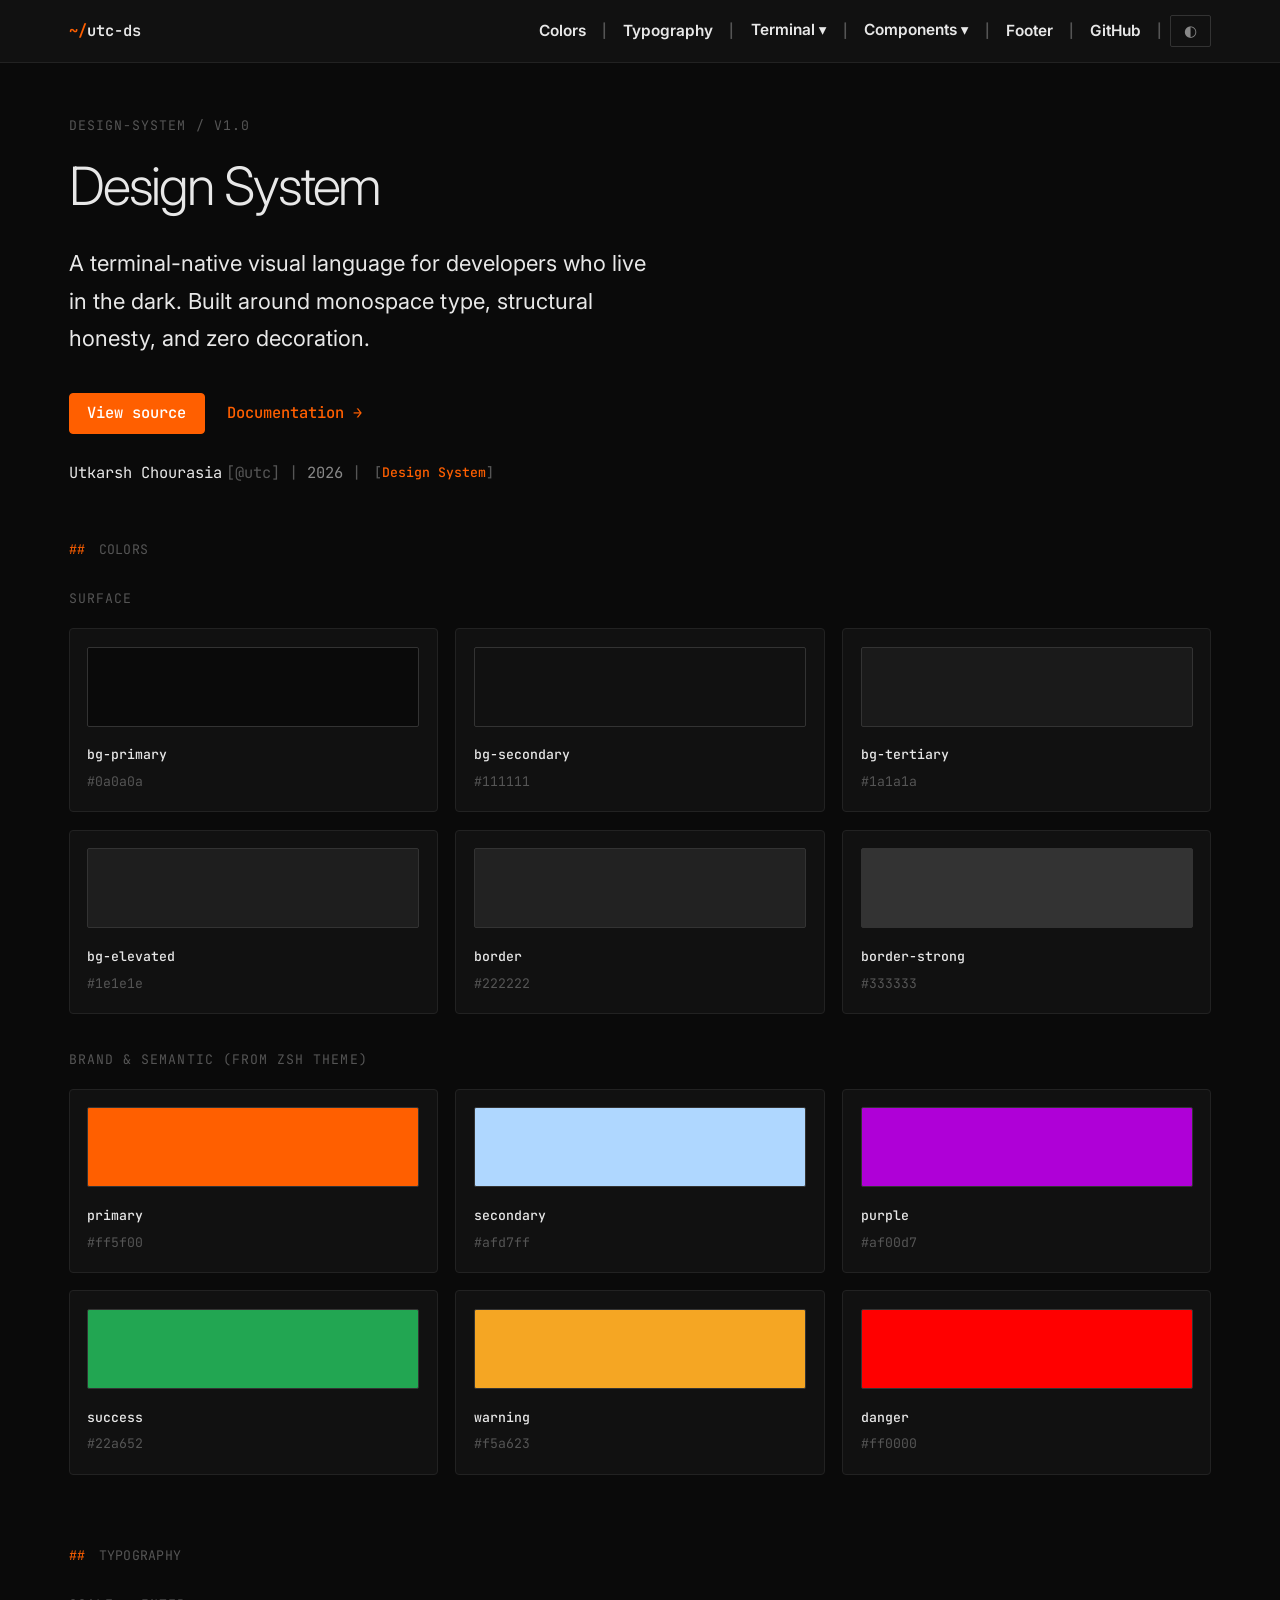
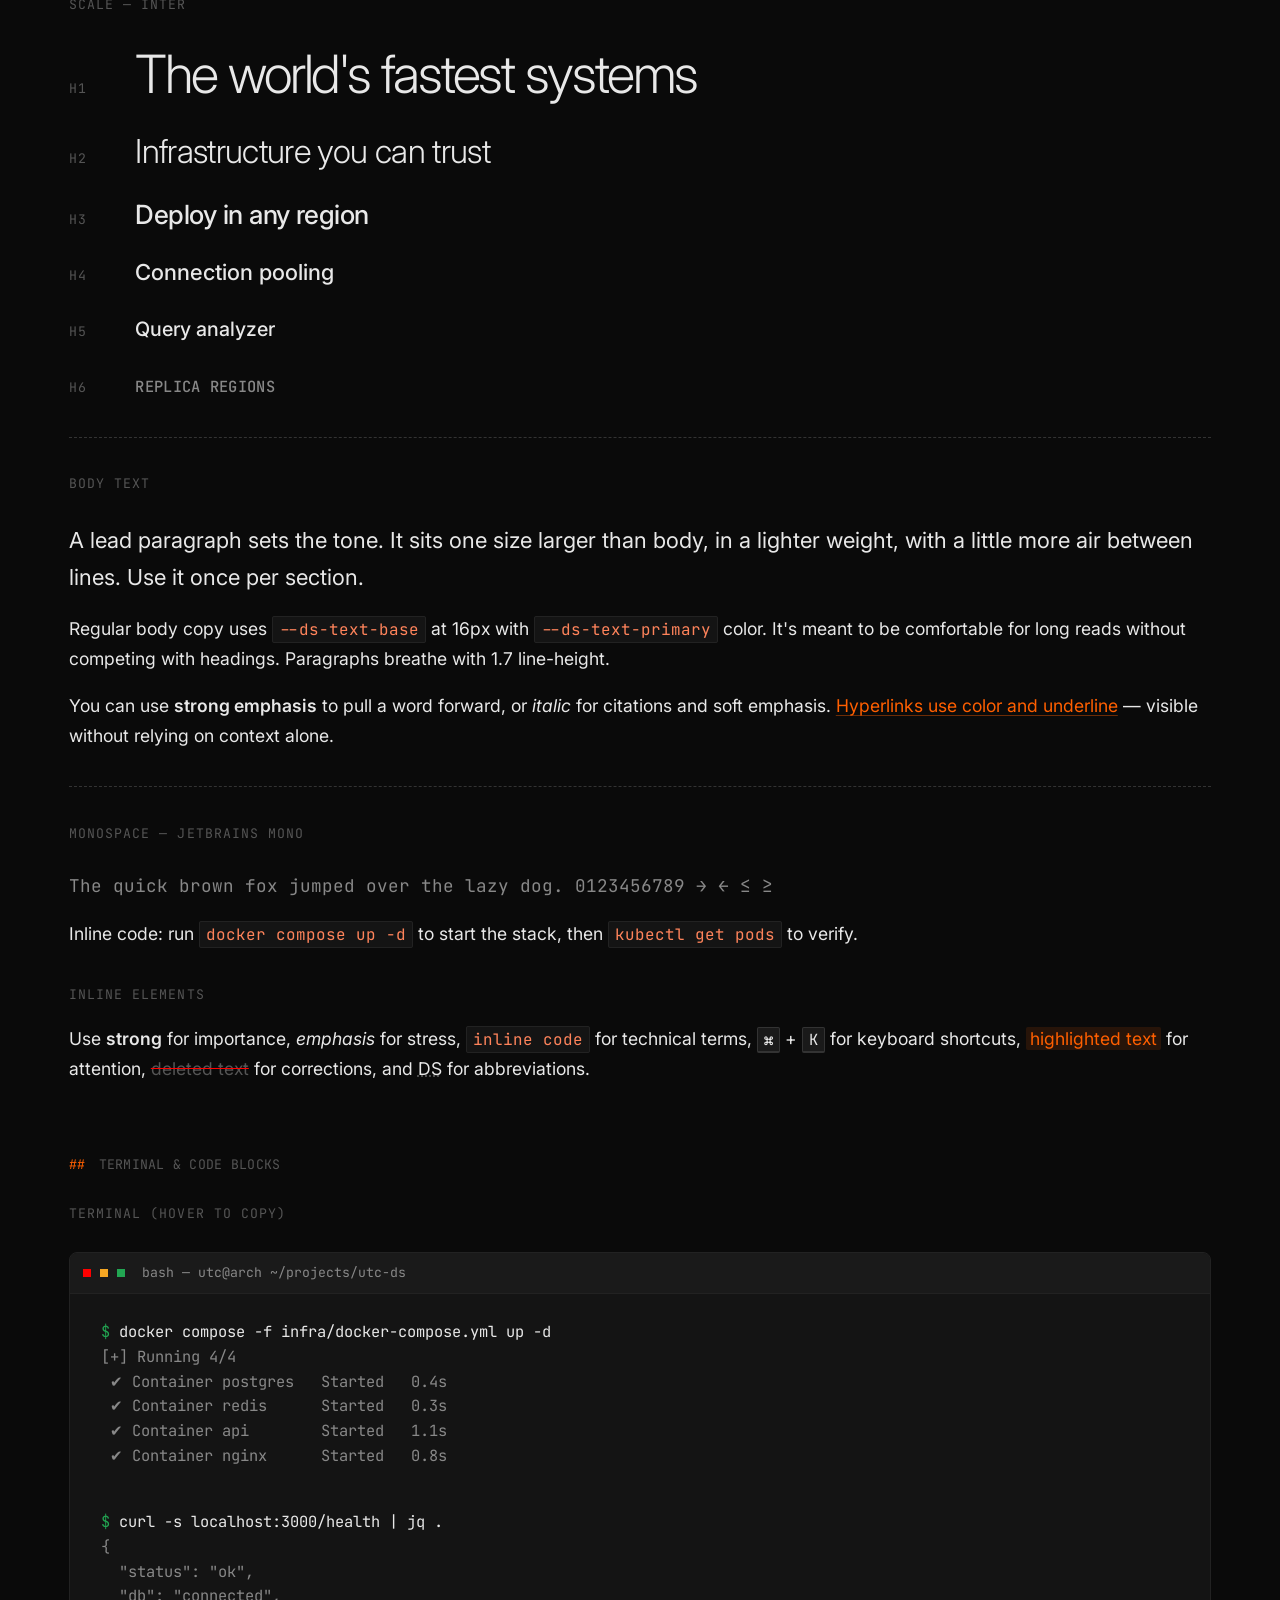
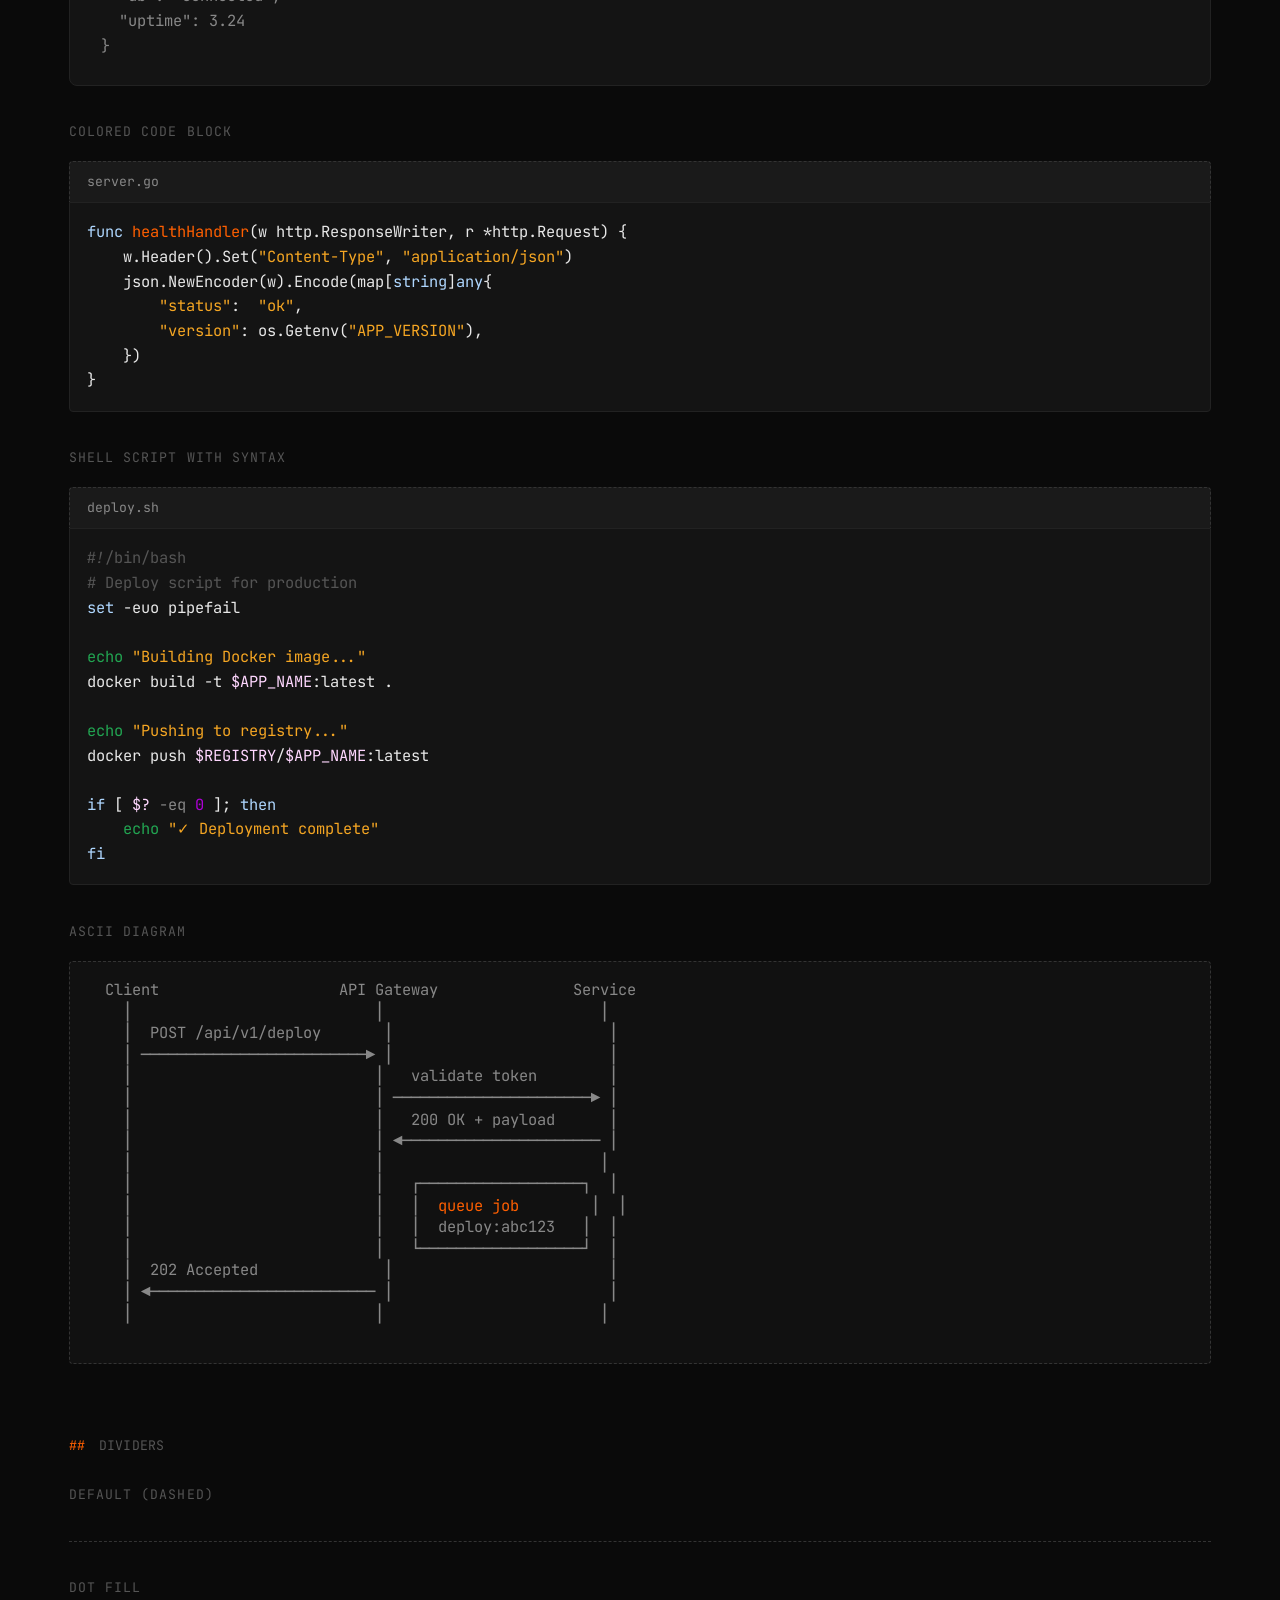
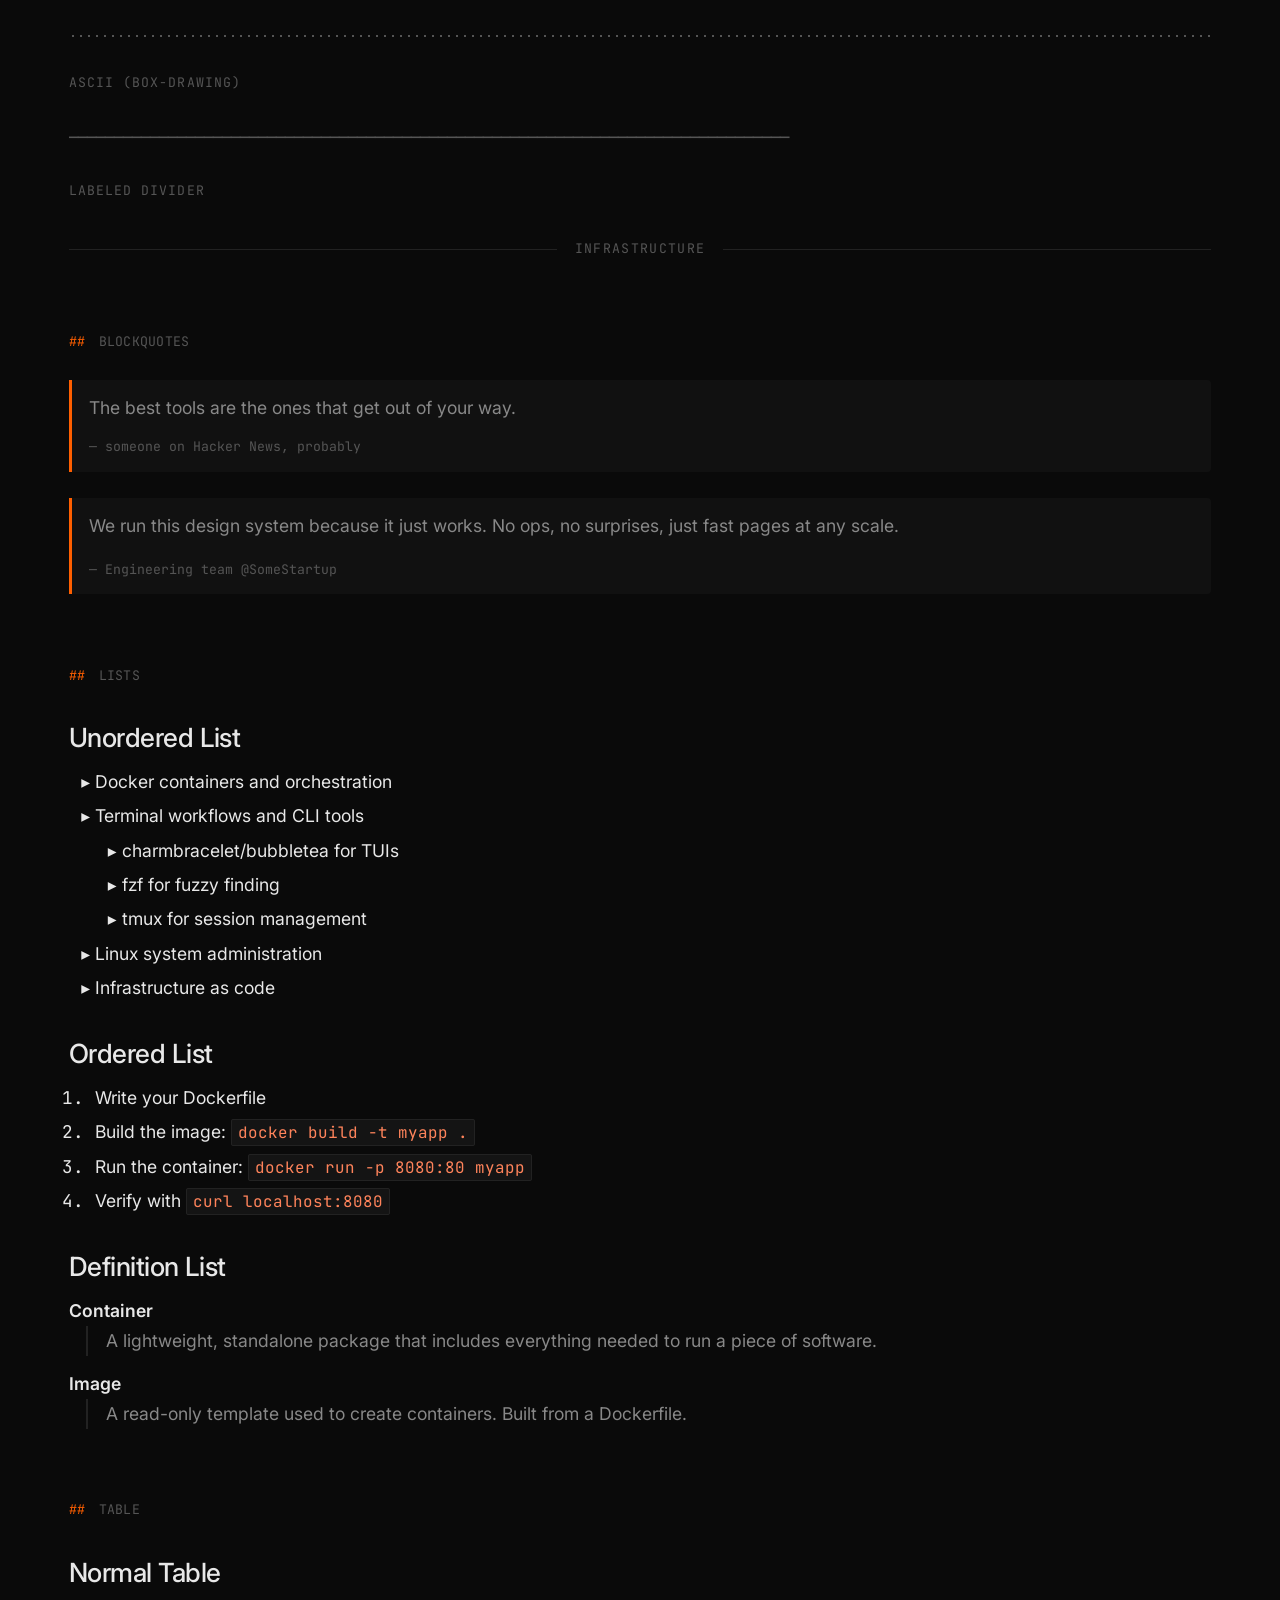
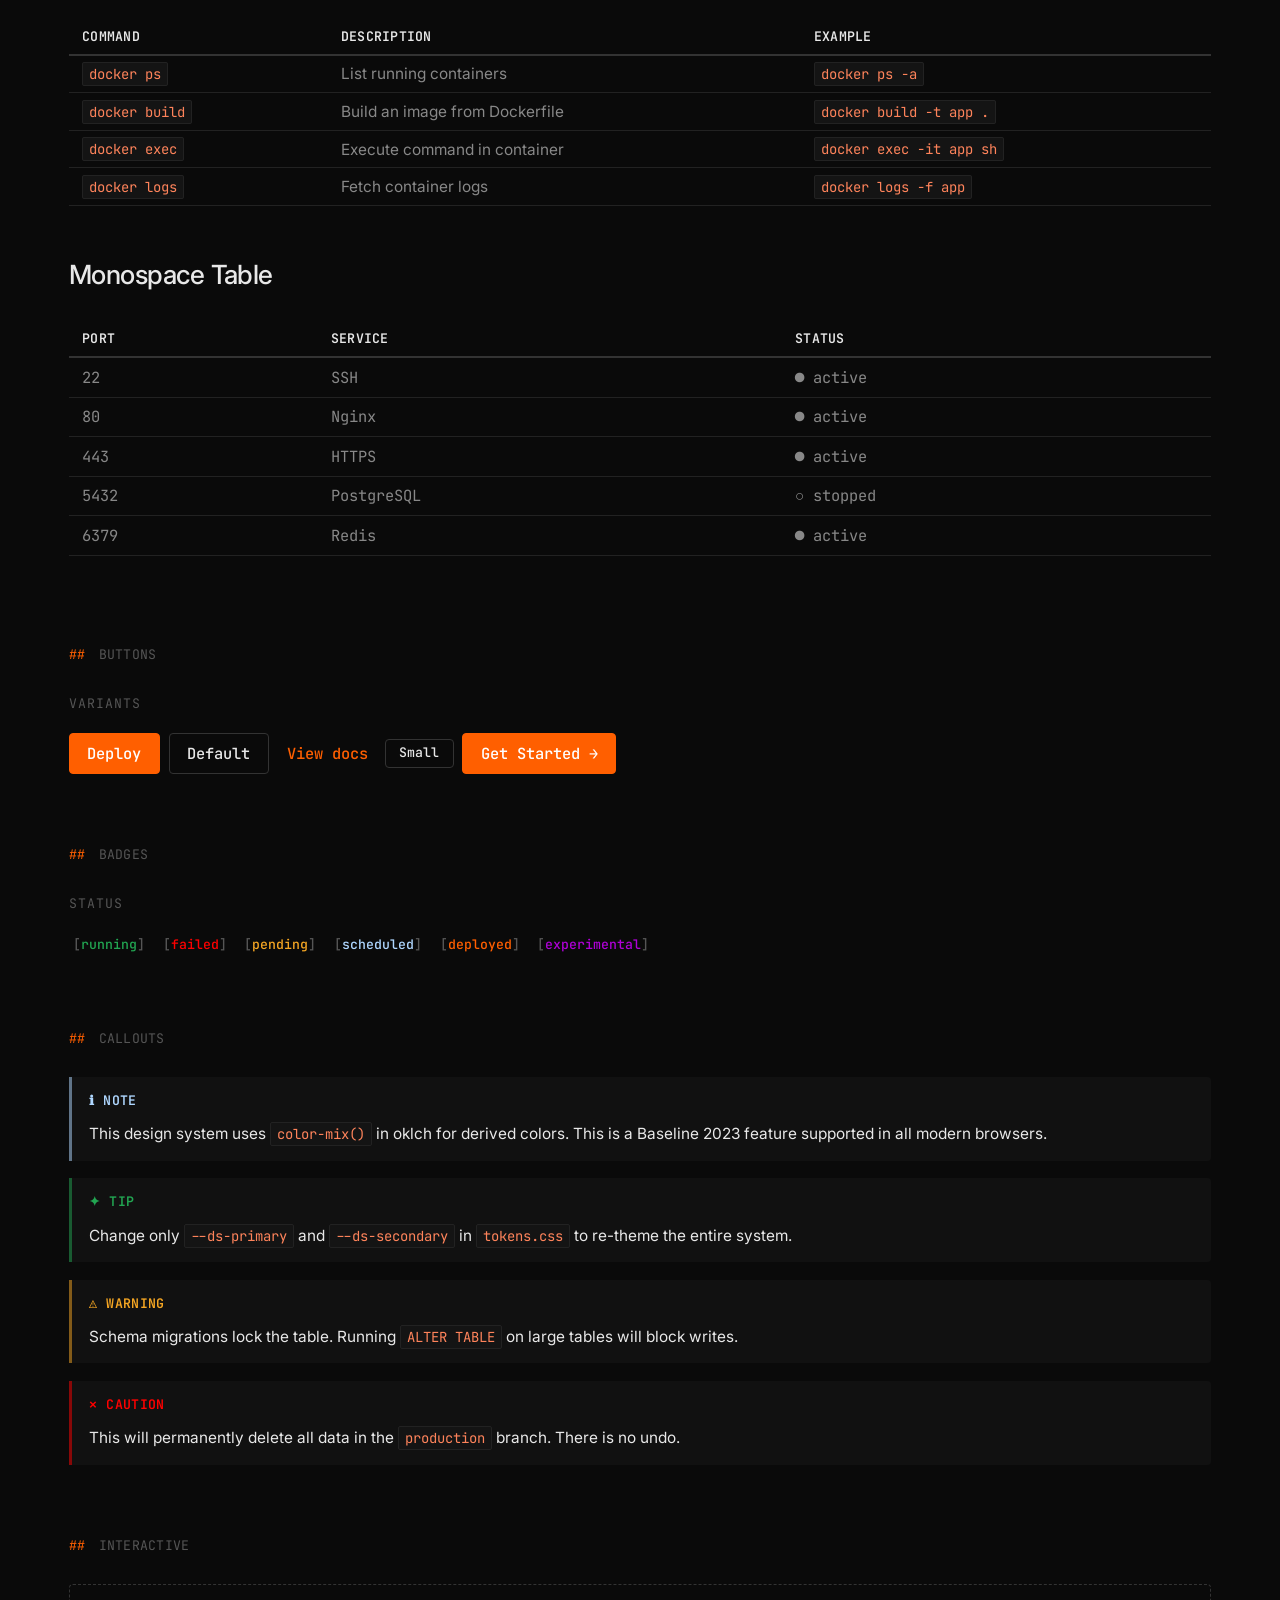
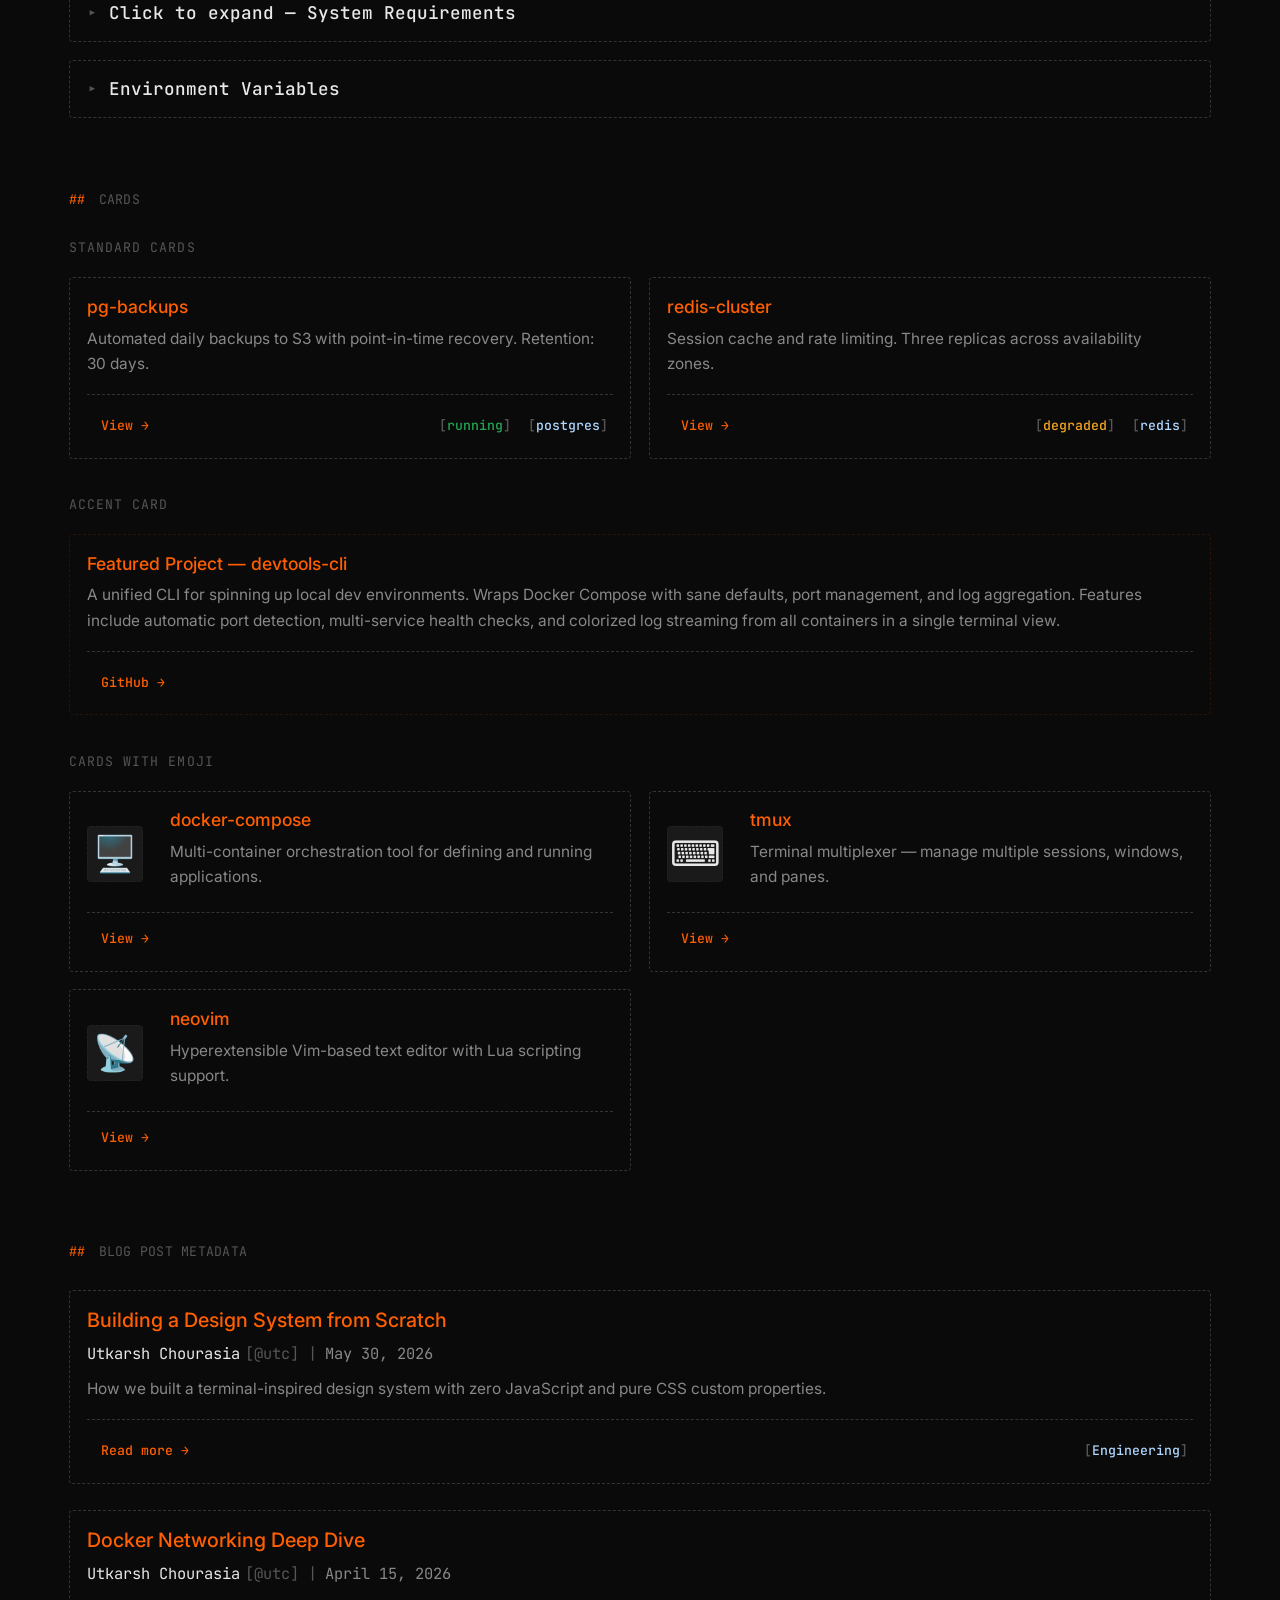
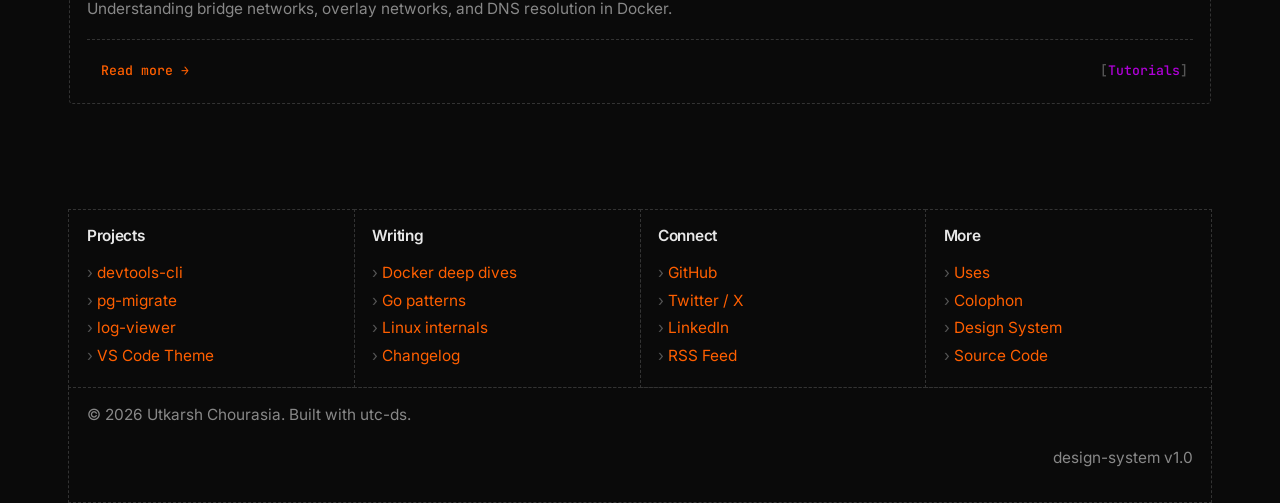
<file: index.html>
<html lang="en">

  <head>
    <meta charset="UTF-8">
    <meta content="width=device-width, initial-scale=1.0" name="viewport">
    <title>utc-ds — Design System Showcase</title>
    <meta content="A terminal-inspired design system for developer portfolios and project websites." name="description">
    <link href="utc-ds.css" rel="stylesheet">
    <style>
      /* Showcase-specific styles */
      .showcase-section {
        margin-bottom: var(--ds-space-16);
      }

      .showcase-label {
        font-family: var(--ds-font-mono);
        font-size: var(--ds-text-xs);
        color: var(--ds-text-tertiary);
        text-transform: uppercase;
        letter-spacing: var(--ds-tracking-wide);
        margin-bottom: var(--ds-space-6);
        display: flex;
        align-items: center;
        gap: var(--ds-space-3);
      }

      .showcase-label::before {
        content: '##';
        color: var(--ds-primary);
      }

      .swatch-grid {
        display: grid;
        grid-template-columns: repeat(3, 1fr);
        gap: var(--ds-space-4);
        margin-bottom: var(--ds-space-6);
      }

      @media (max-width: 768px) {
        .swatch-grid {
          grid-template-columns: repeat(2, 1fr);
        }
      }

      @media (max-width: 480px) {
        .swatch-grid {
          grid-template-columns: 1fr;
        }
      }

      .swatch {
        background: var(--ds-bg-secondary);
        border: 1px solid var(--ds-border);
        border-radius: var(--ds-radius);
        padding: var(--ds-space-4);
        display: flex;
        flex-direction: column;
        gap: var(--ds-space-4);
      }

      .swatch-color {
        height: 80px;
        width: 100%;
        border-radius: var(--ds-radius-sm);
        border: 1px solid var(--ds-border-strong);
      }

      .swatch-info {
        display: flex;
        flex-direction: column;
        gap: var(--ds-space-1);
        font-family: var(--ds-font-mono);
      }

      .swatch-name {
        font-size: var(--ds-text-xs);
        font-weight: var(--ds-weight-medium);
        color: var(--ds-text-primary);
      }

      .swatch-value {
        font-size: var(--ds-text-xs);
        color: var(--ds-text-tertiary);
      }

      .swatch-value .light-value {
        display: none;
      }

      .swatch-value .dark-value {
        display: inline;
      }

      [data-theme="light"] .swatch-value .light-value {
        display: inline;
      }

      [data-theme="light"] .swatch-value .dark-value {
        display: none;
      }

      .btn-row {
        display: flex;
        flex-wrap: wrap;
        gap: var(--ds-space-2);
        align-items: center;
        margin-bottom: var(--ds-space-4);
      }

      .badge-row {
        display: flex;
        flex-wrap: wrap;
        gap: var(--ds-space-2);
        align-items: center;
      }

      /* Dropdown Navigation Styles */
      .dropdown {
        position: relative;
        display: inline-block;
      }

      .dropdown-content {
        display: none;
        position: absolute;
        left: 0;
        top: 100%;
        background: var(--ds-bg-elevated);
        border: 1px dashed var(--ds-border-strong);
        border-radius: var(--ds-radius-sm);
        min-width: 140px;
        z-index: 1000;
        box-shadow: 0 4px 12px rgba(0, 0, 0, 0.5);
        padding: var(--ds-space-2) 0;
        text-align: left;
      }

      .dropdown-content::before {
        content: '';
        position: absolute;
        left: 0;
        right: 0;
        top: -15px;
        height: 15px;
      }

      @media (hover: hover) {
        .dropdown:hover .dropdown-content,
        .dropdown:focus-within .dropdown-content {
          display: block;
        }
      }

      .dropdown-item {
        display: block;
        padding: var(--ds-space-1) var(--ds-space-4);
        color: var(--ds-text-secondary);
        font-family: var(--ds-font-mono);
        font-size: var(--ds-text-xs);
        text-decoration: none;
        transition: all var(--ds-transition);
        white-space: nowrap;
      }

      .dropdown-item:hover {
        background: var(--ds-primary-subtle);
        color: var(--ds-primary);
      }

      .theme-toggle {
        background: none;
        border: 1px solid var(--ds-border-strong);
        color: var(--ds-text-secondary);
        font-family: var(--ds-font-mono);
        font-size: var(--ds-text-sm);
        padding: var(--ds-space-1) var(--ds-space-3);
        cursor: pointer;
        border-radius: var(--ds-radius-sm);
        transition: all var(--ds-transition);
      }

      .theme-toggle:hover {
        border-color: var(--ds-primary);
        color: var(--ds-primary);
      }

      .theme-toggle .theme-icon {
        display: inline-block;
      }

      [data-theme="light"] .theme-toggle .theme-icon {
        transform: scaleX(-1);
      }

      .page-hero {
        padding: var(--ds-space-12) 0 var(--ds-space-12);
      }

      .stack-4>*+* {
        margin-top: var(--ds-space-4);
      }

      .stack-6>*+* {
        margin-top: var(--ds-space-6);
      }

      .stack-8>*+* {
        margin-top: var(--ds-space-8);
      }

      .mono-label {
        font-family: var(--ds-font-mono);
        font-size: var(--ds-text-xs);
        color: var(--ds-text-tertiary);
        letter-spacing: 0.08em;
        text-transform: uppercase;
      }

      .row {
        display: flex;
        align-items: center;
        flex-wrap: wrap;
        gap: var(--ds-space-3);
      }

      /* Pixel art emoji placeholders for cards */
      .pixel-art {
        image-rendering: pixelated;
        font-size: 3rem;
        line-height: 1;
      }
    </style>
  </head>

  <body>

    <!-- ═══════════════════════════════════════════════════════════
       NAVIGATION
       ═══════════════════════════════════════════════════════════ -->
    <nav class="nav" id="main-nav">
      <div class="nav-inner container">
        <a class="nav-brand" href="#"><span class="nav-prefix">~/</span>utc-ds</a>
        <button aria-label="Toggle navigation" class="hamburger" id="hamburger-btn">
          <span></span>
          <span></span>
          <span></span>
        </button>
        <div class="nav-links" id="nav-links">
          <a class="nav-link" href="#colors">Colors</a>
          <span class="nav-sep">|</span>
          <a class="nav-link" href="#typography">Typography</a>
          <span class="nav-sep">|</span>
          <div class="dropdown">
            <a class="nav-link dropdown-toggle" href="#terminal">Terminal ▾</a>
            <div class="dropdown-content">
              <a class="dropdown-item" href="#terminal">code blocks</a>
              <a class="dropdown-item" href="#dividers">dividers</a>
              <a class="dropdown-item" href="#blockquotes">blockquotes</a>
              <a class="dropdown-item" href="#lists">lists</a>
              <a class="dropdown-item" href="#table">table</a>
            </div>
          </div>
          <span class="nav-sep">|</span>
          <div class="dropdown">
            <a class="nav-link dropdown-toggle" href="#buttons">Components ▾</a>
            <div class="dropdown-content">
              <a class="dropdown-item" href="#buttons">buttons</a>
              <a class="dropdown-item" href="#badges">badges</a>
              <a class="dropdown-item" href="#callouts">callouts</a>
              <a class="dropdown-item" href="#cards">cards</a>
              <a class="dropdown-item" href="#interactive">interactive</a>
              <a class="dropdown-item" href="#blog">blog</a>
            </div>
          </div>
          <span class="nav-sep">|</span>
          <a class="nav-link" href="#footer">Footer</a>
          <span class="nav-sep">|</span>
          <a class="nav-link" href="https://github.com/jammutkarsh/design-system" target="_blank" rel="noopener noreferrer">GitHub</a>
          <span class="nav-sep">|</span>
          <button aria-label="Toggle dark/light theme" class="theme-toggle" id="theme-toggle"><span
              class="theme-icon">◐</span></button>
        </div>
      </div>
    </nav>

    <main class="container">

      <!-- ═══════════════════════════════════════════════════════
         HERO
         ═══════════════════════════════════════════════════════ -->
      <div class="page-hero" id="hero">
        <span class="mono-label" style="display: block; margin-bottom: var(--ds-space-4);">design-system / v1.0</span>
        <h1>Design System</h1>
        <p class="lead" style="max-width: 600px; margin-top: var(--ds-space-6);">A terminal-native visual language for
          developers who live in the dark. Built around monospace type, structural honesty, and zero decoration.</p>
        <div class="row" style="margin-top: var(--ds-space-8);">
          <a class="btn btn-primary" href="https://github.com/jammutkarsh/design-system" target="_blank" rel="noopener noreferrer">View source</a>
          <a class="btn btn-ghost arrow" href="#">Documentation</a>
        </div>

        <div class="meta" style="margin-top: var(--ds-space-6);">
          <a href="#">Utkarsh Chourasia</a>
          <a class="handle" href="#">[@utc]</a>
          <span class="sep">|</span>
          <time>2026</time>
          <span class="sep">|</span>
          <span class="badge badge-primary">Design System</span>
        </div>
      </div>

      <!-- ═══════════════════════════════════════════════════════
         COLORS
         ═══════════════════════════════════════════════════════ -->
      <section class="showcase-section" id="colors">
        <div class="showcase-label">Colors</div>

        <div class="stack-8">
          <div>
            <p class="mono-label" style="margin-bottom: 1rem;">Surface</p>
            <div class="swatch-grid">
              <div class="swatch">
                <div class="swatch-color" style="background: var(--ds-bg-primary);"></div>
                <div class="swatch-info">
                  <span class="swatch-name">bg-primary</span>
                  <span class="swatch-value"><span class="dark-value">#0a0a0a</span><span
                      class="light-value">#fafafa</span></span>
                </div>
              </div>
              <div class="swatch">
                <div class="swatch-color" style="background: var(--ds-bg-secondary);"></div>
                <div class="swatch-info">
                  <span class="swatch-name">bg-secondary</span>
                  <span class="swatch-value"><span class="dark-value">#111111</span><span
                      class="light-value">#f0f0f0</span></span>
                </div>
              </div>
              <div class="swatch">
                <div class="swatch-color" style="background: var(--ds-bg-tertiary);"></div>
                <div class="swatch-info">
                  <span class="swatch-name">bg-tertiary</span>
                  <span class="swatch-value"><span class="dark-value">#1a1a1a</span><span
                      class="light-value">#e6e6e6</span></span>
                </div>
              </div>
              <div class="swatch">
                <div class="swatch-color" style="background: var(--ds-bg-elevated);"></div>
                <div class="swatch-info">
                  <span class="swatch-name">bg-elevated</span>
                  <span class="swatch-value"><span class="dark-value">#1e1e1e</span><span
                      class="light-value">#ffffff</span></span>
                </div>
              </div>
              <div class="swatch">
                <div class="swatch-color" style="background: var(--ds-border);"></div>
                <div class="swatch-info">
                  <span class="swatch-name">border</span>
                  <span class="swatch-value"><span class="dark-value">#222222</span><span
                      class="light-value">#e0e0e0</span></span>
                </div>
              </div>
              <div class="swatch">
                <div class="swatch-color" style="background: var(--ds-border-strong);"></div>
                <div class="swatch-info">
                  <span class="swatch-name">border-strong</span>
                  <span class="swatch-value"><span class="dark-value">#333333</span><span
                      class="light-value">#cccccc</span></span>
                </div>
              </div>
            </div>
          </div>
          <div>
            <p class="mono-label" style="margin-bottom: 1rem;">Brand &amp; Semantic (from ZSH theme)</p>
            <div class="swatch-grid">
              <div class="swatch">
                <div class="swatch-color" style="background: var(--ds-primary);"></div>
                <div class="swatch-info">
                  <span class="swatch-name">primary</span>
                  <span class="swatch-value">#ff5f00</span>
                </div>
              </div>
              <div class="swatch">
                <div class="swatch-color" style="background: var(--ds-secondary);"></div>
                <div class="swatch-info">
                  <span class="swatch-name">secondary</span>
                  <span class="swatch-value">#afd7ff</span>
                </div>
              </div>
              <div class="swatch">
                <div class="swatch-color" style="background: var(--ds-purple);"></div>
                <div class="swatch-info">
                  <span class="swatch-name">purple</span>
                  <span class="swatch-value">#af00d7</span>
                </div>
              </div>
              <div class="swatch">
                <div class="swatch-color" style="background: var(--ds-success);"></div>
                <div class="swatch-info">
                  <span class="swatch-name">success</span>
                  <span class="swatch-value">#22a652</span>
                </div>
              </div>
              <div class="swatch">
                <div class="swatch-color" style="background: var(--ds-warning);"></div>
                <div class="swatch-info">
                  <span class="swatch-name">warning</span>
                  <span class="swatch-value">#f5a623</span>
                </div>
              </div>
              <div class="swatch">
                <div class="swatch-color" style="background: var(--ds-danger);"></div>
                <div class="swatch-info">
                  <span class="swatch-name">danger</span>
                  <span class="swatch-value">#ff0000</span>
                </div>
              </div>
            </div>
          </div>
        </div>
      </section>

      <!-- ═══════════════════════════════════════════════════════
         TYPOGRAPHY
         ═══════════════════════════════════════════════════════ -->
      <section class="showcase-section" id="typography">
        <div class="showcase-label">Typography</div>

        <div class="stack-8">
          <div>
            <p class="mono-label" style="margin-bottom: 1.5rem;">Scale — Inter</p>
            <div class="stack-6">
              <div><span class="mono-label" style="display:inline-block;width:3.5rem;">h1</span>
                <h1 style="display:inline; margin: 0; border: none;">The world's fastest systems</h1>
              </div>
              <div><span class="mono-label" style="display:inline-block;width:3.5rem;">h2</span>
                <h2 style="display:inline; margin: 0; border: none; padding: 0;">Infrastructure you can trust</h2>
              </div>
              <div><span class="mono-label" style="display:inline-block;width:3.5rem;">h3</span>
                <h3 style="display:inline; margin: 0;">Deploy in any region</h3>
              </div>
              <div><span class="mono-label" style="display:inline-block;width:3.5rem;">h4</span>
                <h4 style="display:inline; margin: 0;">Connection pooling</h4>
              </div>
              <div><span class="mono-label" style="display:inline-block;width:3.5rem;">h5</span>
                <h5 style="display:inline; margin: 0;">Query analyzer</h5>
              </div>
              <div><span class="mono-label" style="display:inline-block;width:3.5rem;">h6</span>
                <h6 style="display:inline; margin: 0;">Replica regions</h6>
              </div>
            </div>
          </div>

          <hr>

          <div>
            <p class="mono-label" style="margin-bottom: 1.5rem;">Body text</p>
            <p class="lead">A lead paragraph sets the tone. It sits one size larger than body, in a lighter weight, with
              a little more air between lines. Use it once per section.</p>
            <p style="margin-top: 1rem;">Regular body copy uses <code>--ds-text-base</code> at 16px with
              <code>--ds-text-primary</code> color. It's meant to be comfortable for long reads without competing with
              headings. Paragraphs breathe with 1.7 line-height.
            </p>
            <p>You can use <strong>strong emphasis</strong> to pull a word forward, or <em>italic</em> for citations and
              soft emphasis. <a href="#">Hyperlinks use color and underline</a> — visible without relying on context
              alone.</p>
          </div>

          <hr>

          <div>
            <p class="mono-label" style="margin-bottom: 1.5rem;">Monospace — JetBrains Mono</p>
            <p style="font-family: var(--ds-font-mono); color: var(--ds-text-secondary);">The quick brown fox jumped
              over the lazy dog. 0123456789 → ← ≤ ≥</p>
            <p style="margin-top: 0.75rem;">Inline code: run <code>docker compose up -d</code> to start the stack, then
              <code>kubectl get pods</code> to verify.
            </p>
          </div>

          <div>
            <p class="mono-label" style="margin-bottom: 1rem;">Inline elements</p>
            <p>
              Use <strong>strong</strong> for importance,
              <em>emphasis</em> for stress,
              <code>inline code</code> for technical terms,
              <kbd>⌘</kbd> + <kbd>K</kbd> for keyboard shortcuts,
              <mark>highlighted text</mark> for attention,
              <del>deleted text</del> for corrections,
              and <abbr title="Design System">DS</abbr> for abbreviations.
            </p>
          </div>
        </div>
      </section>

      <!-- ═══════════════════════════════════════════════════════
         TERMINAL & CODE
         ═══════════════════════════════════════════════════════ -->
      <section class="showcase-section" id="terminal">
        <div class="showcase-label">Terminal &amp; Code Blocks</div>

        <div class="stack-8">
          <div>
            <p class="mono-label" style="margin-bottom: 1rem;">Terminal (hover to copy)</p>
            <div class="terminal">
              <div class="terminal-header">
                <span class="terminal-dot"></span>
                <span class="terminal-dot"></span>
                <span class="terminal-dot"></span>
                <span class="terminal-title">bash — utc@arch ~/projects/utc-ds</span>
              </div>
              <div class="terminal-body">
                <div class="terminal-cmd">
                  <div class="prompt">docker compose -f infra/docker-compose.yml up -d</div>
                  <pre class="output">[+] Running 4/4
 ✔ Container postgres   Started   0.4s
 ✔ Container redis      Started   0.3s
 ✔ Container api        Started   1.1s
 ✔ Container nginx      Started   0.8s</pre>
                  <button class="copy-btn" data-copy="docker compose -f infra/docker-compose.yml up -d">copy</button>
                </div>
                <br>
                <div class="terminal-cmd">
                  <div class="prompt">curl -s localhost:3000/health | jq .</div>
                  <pre class="output">{
  "status": "ok",
  "db": "connected",
  "uptime": 3.24
}</pre>
                  <button class="copy-btn" data-copy="curl -s localhost:3000/health | jq .">copy</button>
                </div>
              </div>
            </div>
          </div>

          <div>
            <p class="mono-label" style="margin-bottom: 1rem;">Colored code block</p>
            <div class="code-block-wrapper">
              <button class="copy-btn">copy</button>
              <div class="code-header">server.go</div>
              <pre><code><span class="token-keyword">func</span> <span class="token-function">healthHandler</span>(w http.ResponseWriter, r *http.Request) {
    w.Header().Set(<span class="token-string">"Content-Type"</span>, <span class="token-string">"application/json"</span>)
    json.NewEncoder(w).Encode(map[<span class="token-type">string</span>]<span class="token-type">any</span>{
        <span class="token-string">"status"</span>:  <span class="token-string">"ok"</span>,
        <span class="token-string">"version"</span>: os.Getenv(<span class="token-string">"APP_VERSION"</span>),
    })
}</code></pre>
            </div>
          </div>

          <div>
            <p class="mono-label" style="margin-bottom: 1rem;">Shell script with syntax</p>
            <div class="code-block-wrapper">
              <button class="copy-btn">copy</button>
              <div class="code-header">deploy.sh</div>
              <pre><code><span class="token-comment">#!/bin/bash</span>
<span class="token-comment"># Deploy script for production</span>
<span class="token-keyword">set</span> -euo pipefail

<span class="token-builtin">echo</span> <span class="token-string">"Building Docker image..."</span>
docker build -t <span class="token-variable">$APP_NAME</span>:latest .

<span class="token-builtin">echo</span> <span class="token-string">"Pushing to registry..."</span>
docker push <span class="token-variable">$REGISTRY</span>/<span class="token-variable">$APP_NAME</span>:latest

<span class="token-keyword">if</span> [ <span class="token-variable">$?</span> <span class="token-operator">-eq</span> <span class="token-number">0</span> ]; <span class="token-keyword">then</span>
    <span class="token-builtin">echo</span> <span class="token-string">"✓ Deployment complete"</span>
<span class="token-keyword">fi</span></code></pre>
            </div>
          </div>

          <div>
            <p class="mono-label" style="margin-bottom: 1rem;">ASCII Diagram</p>
            <pre class="ascii">  Client                    API Gateway               Service
    │                           │                        │
    │  POST /api/v1/deploy       │                        │
    │ ─────────────────────────▶ │                        │
    │                           │   validate token        │
    │                           │ ──────────────────────▶ │
    │                           │   200 OK + payload      │
    │                           │ ◀────────────────────── │
    │                           │                        │
    │                           │   ┌──────────────────┐  │
    │                           │   │  <span class="highlight">queue job</span>        │  │
    │                           │   │  deploy:abc123   │  │
    │                           │   └──────────────────┘  │
    │  202 Accepted              │                        │
    │ ◀───────────────────────── │                        │
    │                           │                        │
          </pre>
          </div>
        </div>
      </section>

      <!-- ═══════════════════════════════════════════════════════
         HORIZONTAL RULES
         ═══════════════════════════════════════════════════════ -->
      <section class="showcase-section" id="dividers">
        <div class="showcase-label">Dividers</div>

        <div class="stack-8">
          <div>
            <p class="mono-label" style="margin-bottom: 1rem;">Default (dashed)</p>
            <hr>
          </div>
          <div>
            <p class="mono-label" style="margin-bottom: 1rem;">Dot Fill</p>
            <hr class="dot-fill">
          </div>
          <div>
            <p class="mono-label" style="margin-bottom: 1rem;">ASCII (box-drawing)</p>
            <hr class="ascii-hr">
          </div>
          <div>
            <p class="mono-label" style="margin-bottom: 1rem;">Labeled divider</p>
            <div class="hr-label">infrastructure</div>
          </div>
        </div>
      </section>

      <!-- ═══════════════════════════════════════════════════════
         BLOCKQUOTES
         ═══════════════════════════════════════════════════════ -->
      <section class="showcase-section" id="blockquotes">
        <div class="showcase-label">Blockquotes</div>

        <div class="stack-6">
          <blockquote>
            The best tools are the ones that get out of your way.
            <cite>— someone on Hacker News, probably</cite>
          </blockquote>

          <blockquote>
            <p>We run this design system because it just works. No ops, no surprises, just fast pages at any scale.</p>
            <cite>— Engineering team @SomeStartup</cite>
          </blockquote>
        </div>
      </section>

      <!-- ═══════════════════════════════════════════════════════
         LISTS
         ═══════════════════════════════════════════════════════ -->
      <section class="showcase-section" id="lists">
        <div class="showcase-label">Lists</div>

        <h3>Unordered List</h3>
        <ul>
          <li>Docker containers and orchestration</li>
          <li>Terminal workflows and CLI tools
            <ul>
              <li>charmbracelet/bubbletea for TUIs</li>
              <li>fzf for fuzzy finding</li>
              <li>tmux for session management</li>
            </ul>
          </li>
          <li>Linux system administration</li>
          <li>Infrastructure as code</li>
        </ul>

        <h3>Ordered List</h3>
        <ol>
          <li>Write your Dockerfile</li>
          <li>Build the image: <code>docker build -t myapp .</code></li>
          <li>Run the container: <code>docker run -p 8080:80 myapp</code></li>
          <li>Verify with <code>curl localhost:8080</code></li>
        </ol>

        <h3>Definition List</h3>
        <dl>
          <dt>Container</dt>
          <dd>A lightweight, standalone package that includes everything needed to run a piece of software.</dd>
          <dt>Image</dt>
          <dd>A read-only template used to create containers. Built from a Dockerfile.</dd>
        </dl>
      </section>

      <!-- ═══════════════════════════════════════════════════════
         TABLES
         ═══════════════════════════════════════════════════════ -->
      <section class="showcase-section" id="table">
        <div class="showcase-label">Table</div>

        <h3 style="margin-top: var(--ds-space-8);">Normal Table</h3>
        <div class="table-responsive">
          <table>
            <thead>
              <tr>
                <th>Command</th>
                <th>Description</th>
                <th>Example</th>
              </tr>
            </thead>
            <tbody>
              <tr>
                <td><code>docker ps</code></td>
                <td>List running containers</td>
                <td><code>docker ps -a</code></td>
              </tr>
              <tr>
                <td><code>docker build</code></td>
                <td>Build an image from Dockerfile</td>
                <td><code>docker build -t app .</code></td>
              </tr>
              <tr>
                <td><code>docker exec</code></td>
                <td>Execute command in container</td>
                <td><code>docker exec -it app sh</code></td>
              </tr>
              <tr>
                <td><code>docker logs</code></td>
                <td>Fetch container logs</td>
                <td><code>docker logs -f app</code></td>
              </tr>
            </tbody>
          </table>
        </div>

        <h3 style="margin-top: var(--ds-space-8);">Monospace Table</h3>
        <div class="table-responsive">
          <table class="table-mono">
            <thead>
              <tr>
                <th>Port</th>
                <th>Service</th>
                <th>Status</th>
              </tr>
            </thead>
            <tbody>
              <tr>
                <td>22</td>
                <td>SSH</td>
                <td>●&nbsp;active</td>
              </tr>
              <tr>
                <td>80</td>
                <td>Nginx</td>
                <td>●&nbsp;active</td>
              </tr>
              <tr>
                <td>443</td>
                <td>HTTPS</td>
                <td>●&nbsp;active</td>
              </tr>
              <tr>
                <td>5432</td>
                <td>PostgreSQL</td>
                <td>○&nbsp;stopped</td>
              </tr>
              <tr>
                <td>6379</td>
                <td>Redis</td>
                <td>●&nbsp;active</td>
              </tr>
            </tbody>
          </table>
        </div>
      </section>

      <!-- ═══════════════════════════════════════════════════════
         BUTTONS
         ═══════════════════════════════════════════════════════ -->
      <section class="showcase-section" id="buttons">
        <div class="showcase-label">Buttons</div>

        <div class="stack-8">
          <div>
            <p class="mono-label" style="margin-bottom: 1rem;">Variants</p>
            <div class="btn-row">
              <button class="btn btn-primary">Deploy</button>
              <button class="btn">Default</button>
              <button class="btn btn-ghost">View docs</button>
              <button class="btn btn-sm">Small</button>
              <a class="btn btn-primary arrow" href="#">Get Started</a>
            </div>
          </div>
        </div>
      </section>

      <!-- ═══════════════════════════════════════════════════════
         BADGES
         ═══════════════════════════════════════════════════════ -->
      <section class="showcase-section" id="badges">
        <div class="showcase-label">Badges</div>

        <div class="stack-6">
          <div>
            <p class="mono-label" style="margin-bottom: 1rem;">Status</p>
            <div class="badge-row">
              <span class="badge badge-success">running</span>
              <span class="badge badge-danger">failed</span>
              <span class="badge badge-warning">pending</span>
              <span class="badge badge-info">scheduled</span>
              <span class="badge badge-primary">deployed</span>
              <span class="badge badge-purple">experimental</span>
            </div>
          </div>
        </div>
      </section>

      <!-- ═══════════════════════════════════════════════════════
         CALLOUTS
         ═══════════════════════════════════════════════════════ -->
      <section class="showcase-section" id="callouts">
        <div class="showcase-label">Callouts</div>

        <div class="stack-4">
          <div class="callout callout-note">
            <div class="callout-title">Note</div>
            <p>This design system uses <code>color-mix()</code> in oklch for derived colors. This is a Baseline 2023
              feature supported in all modern browsers.</p>
          </div>
          <div class="callout callout-tip">
            <div class="callout-title">Tip</div>
            <p>Change only <code>--ds-primary</code> and <code>--ds-secondary</code> in <code>tokens.css</code> to
              re-theme the entire system.</p>
          </div>
          <div class="callout callout-warning">
            <div class="callout-title">Warning</div>
            <p>Schema migrations lock the table. Running <code>ALTER TABLE</code> on large tables will block writes.</p>
          </div>
          <div class="callout callout-caution">
            <div class="callout-title">Caution</div>
            <p>This will permanently delete all data in the <code>production</code> branch. There is no undo.</p>
          </div>
        </div>
      </section>


      <!-- ═══════════════════════════════════════════════════════
         DETAILS / SUMMARY
         ═══════════════════════════════════════════════════════ -->
      <section class="showcase-section" id="interactive">
        <div class="showcase-label">Interactive</div>
        <details>
          <summary>Click to expand — System Requirements</summary>
          <p>You'll need the following to get started:</p>
          <ul>
            <li>Docker 24.0 or later</li>
            <li>Node.js 20 LTS</li>
            <li>4GB RAM minimum</li>
          </ul>
        </details>
        <details>
          <summary>Environment Variables</summary>
          <pre><code><span class="token-variable">DATABASE_URL</span>=<span class="token-string">postgres://localhost:5432/myapp</span>
<span class="token-variable">REDIS_URL</span>=<span class="token-string">redis://localhost:6379</span>
<span class="token-variable">PORT</span>=<span class="token-number">8080</span>
<span class="token-variable">NODE_ENV</span>=<span class="token-string">production</span></code></pre>
        </details>
      </section>

      <!-- ═══════════════════════════════════════════════════════
         CARDS
         ═══════════════════════════════════════════════════════ -->
      <section class="showcase-section" id="cards">
        <div class="showcase-label">Cards</div>

        <div class="stack-8">
          <div>
            <p class="mono-label" style="margin-bottom: 1rem;">Standard cards</p>
            <div class="grid-2">
              <div class="card">
                <h4>pg-backups</h4>
                <p>Automated daily backups to S3 with point-in-time recovery. Retention: 30 days.</p>
                <div class="card-footer">
                  <a class="btn btn-ghost btn-sm arrow" href="#">View</a>
                  <div class="card-tags">
                    <span class="badge badge-success">running</span>
                    <span class="badge badge-info">postgres</span>
                  </div>
                </div>
              </div>
              <div class="card">
                <h4>redis-cluster</h4>
                <p>Session cache and rate limiting. Three replicas across availability zones.</p>
                <div class="card-footer">
                  <a class="btn btn-ghost btn-sm arrow" href="#">View</a>
                  <div class="card-tags">
                    <span class="badge badge-warning">degraded</span>
                    <span class="badge badge-info">redis</span>
                  </div>
                </div>
              </div>
            </div>
          </div>

          <div>
            <p class="mono-label" style="margin-bottom: 1rem;">Accent card</p>
            <div class="card card-accent">
              <h4>Featured Project — devtools-cli</h4>
              <p>A unified CLI for spinning up local dev environments. Wraps Docker Compose with sane defaults, port
                management, and log aggregation. Features include automatic port detection, multi-service health checks,
                and colorized log streaming from all containers in a single terminal view.</p>
              <div class="card-footer">
                <a class="btn btn-ghost btn-sm arrow" href="#">GitHub</a>
              </div>
            </div>
          </div>

          <div>
            <p class="mono-label" style="margin-bottom: 1rem;">Cards with emoji</p>
            <div class="grid-2">
              <div class="card">
                <div class="card-image-layout">
                  <div class="card-pixel-placeholder">🖥️</div>
                  <div class="card-content">
                    <h4>docker-compose</h4>
                    <p>Multi-container orchestration tool for defining and running applications.</p>
                  </div>
                </div>
                <div class="card-footer">
                  <a class="btn btn-ghost btn-sm arrow" href="#">View</a>
                </div>
              </div>
              <div class="card">
                <div class="card-image-layout">
                  <div class="card-pixel-placeholder">⌨️</div>
                  <div class="card-content">
                    <h4>tmux</h4>
                    <p>Terminal multiplexer — manage multiple sessions, windows, and panes.</p>
                  </div>
                </div>
                <div class="card-footer">
                  <a class="btn btn-ghost btn-sm arrow" href="#">View</a>
                </div>
              </div>
              <div class="card">
                <div class="card-image-layout">
                  <div class="card-pixel-placeholder">📡</div>
                  <div class="card-content">
                    <h4>neovim</h4>
                    <p>Hyperextensible Vim-based text editor with Lua scripting support.</p>
                  </div>
                </div>
                <div class="card-footer">
                  <a class="btn btn-ghost btn-sm arrow" href="#">View</a>
                </div>
              </div>
            </div>
          </div>
        </div>
      </section>

      <!-- ═══════════════════════════════════════════════════════
         BLOG POST METADATA
         ═══════════════════════════════════════════════════════ -->
      <section class="showcase-section" id="blog">
        <div class="showcase-label">Blog Post Metadata</div>

        <div class="stack-6">
          <div class="card card-blog">
            <h4 style="font-size: var(--ds-text-lg);"><a href="#" style="text-decoration: none;">Building a Design
                System from Scratch</a></h4>
            <div class="meta" style="margin-bottom: var(--ds-space-2);">
              <a href="#">Utkarsh Chourasia</a>
              <a class="handle" href="#">[@utc]</a>
              <span class="sep">|</span>
              <time>May 30, 2026</time>
            </div>
            <p>How we built a terminal-inspired design system with zero JavaScript and pure CSS custom properties.</p>
            <div class="card-footer">
              <span class="btn btn-ghost btn-sm arrow">Read more</span>
              <div class="card-tags">
                <span class="badge badge-info">Engineering</span>
              </div>
            </div>
          </div>

          <div class="card card-blog">
            <h4 style="font-size: var(--ds-text-lg);"><a href="#" style="text-decoration: none;">Docker Networking Deep
                Dive</a></h4>
            <div class="meta" style="margin-bottom: var(--ds-space-2);">
              <a href="#">Utkarsh Chourasia</a>
              <a class="handle" href="#">[@utc]</a>
              <span class="sep">|</span>
              <time>April 15, 2026</time>
            </div>
            <p>Understanding bridge networks, overlay networks, and DNS resolution in Docker.</p>
            <div class="card-footer">
              <span class="btn btn-ghost btn-sm arrow">Read more</span>
              <div class="card-tags">
                <span class="badge badge-purple">Tutorials</span>
              </div>
            </div>
          </div>
        </div>
      </section>

    </main>

    <!-- ═══════════════════════════════════════════════════════════
       FOOTER
       ═══════════════════════════════════════════════════════════ -->
    <footer class="footer container" id="footer">
      <div class="footer-grid">
        <div class="footer-col">
          <h3>Projects</h3>
          <a href="#">devtools-cli</a>
          <a href="#">pg-migrate</a>
          <a href="#">log-viewer</a>
          <a href="#">VS Code Theme</a>
        </div>
        <div class="footer-col">
          <h3>Writing</h3>
          <a href="#">Docker deep dives</a>
          <a href="#">Go patterns</a>
          <a href="#">Linux internals</a>
          <a href="#">Changelog</a>
        </div>
        <div class="footer-col">
          <h3>Connect</h3>
          <a href="https://github.com/jammutkarsh/design-system" target="_blank" rel="noopener noreferrer">GitHub</a>
          <a href="#">Twitter / X</a>
          <a href="#">LinkedIn</a>
          <a href="#">RSS Feed</a>
        </div>
        <div class="footer-col">
          <h3>More</h3>
          <a href="#">Uses</a>
          <a href="#">Colophon</a>
          <a href="#">Design System</a>
          <a href="https://github.com/jammutkarsh/design-system" target="_blank" rel="noopener noreferrer">Source Code</a>
        </div>
      </div>
      <div class="footer-bottom">
        <p>© 2026 Utkarsh Chourasia. Built with utc-ds.</p>
        <p style="text-align: right;">design-system v1.0</p>
      </div>
    </footer>

    <!-- Minimal JS: hamburger toggle + theme toggle + terminal copy -->
    <script>
      // Hamburger menu toggle
      const hamburger = document.getElementById('hamburger-btn');
      const navLinks = document.getElementById('nav-links');
      hamburger.addEventListener('click', () => {
        navLinks.classList.toggle('open');
        hamburger.classList.toggle('open');
      });

      // Mobile dropdown toggles — click to expand/collapse submenus
      const isMobile = () => window.matchMedia('(max-width: 768px)').matches;
      document.querySelectorAll('.dropdown-toggle').forEach(toggle => {
        toggle.addEventListener('click', (e) => {
          if (!isMobile()) return; // let desktop hover behavior work
          e.preventDefault();
          const dropdown = toggle.closest('.dropdown');
          dropdown.classList.toggle('open');
        });
      });

      // Close mobile menu when a nav link is clicked
      navLinks.querySelectorAll('a:not(.dropdown-toggle)').forEach(link => {
        link.addEventListener('click', () => {
          if (!isMobile()) return;
          navLinks.classList.remove('open');
          hamburger.classList.remove('open');
        });
      });

      // Close mobile menu when clicking outside the nav
      document.addEventListener('click', (e) => {
        if (!isMobile() || !navLinks.classList.contains('open')) return;
        const nav = document.getElementById('main-nav');
        if (!nav.contains(e.target)) {
          navLinks.classList.remove('open');
          hamburger.classList.remove('open');
          document.querySelectorAll('.dropdown.open').forEach(d => d.classList.remove('open'));
        }
      });

      // Theme toggle (dark ↔ light)
      const themeBtn = document.getElementById('theme-toggle');
      const html = document.documentElement;
      themeBtn.addEventListener('click', () => {
        const current = html.getAttribute('data-theme');
        const next = current === 'light' ? null : 'light';
        if (next) {
          html.setAttribute('data-theme', next);
          localStorage.setItem('utc-ds-theme', next);
        } else {
          html.removeAttribute('data-theme');
          localStorage.removeItem('utc-ds-theme');
        }
      });

      // Restore saved theme
      const saved = localStorage.getItem('utc-ds-theme');
      if (saved) html.setAttribute('data-theme', saved);

      // Terminal copy buttons
      document.querySelectorAll('.copy-btn').forEach(btn => {
        btn.addEventListener('click', async () => {
          const text = btn.getAttribute('data-copy');
          try {
            await navigator.clipboard.writeText(text);
            btn.textContent = 'copied!';
            btn.classList.add('copied');
            setTimeout(() => {
              btn.textContent = 'copy';
              btn.classList.remove('copied');
            }, 2000);
          } catch {
            btn.textContent = 'failed';
            setTimeout(() => { btn.textContent = 'copy'; }, 2000);
          }
        });
      });


      // Copy blocks (Terminal and Code)
      document.querySelectorAll('.terminal-cmd, .code-block-wrapper').forEach(block => {
        block.addEventListener('click', async (e) => {
          const isCopyBtn = e.target.classList.contains('copy-btn');

          // If the user is selecting text (and didn't click the copy button), don't trigger the auto-copy
          if (!isCopyBtn && window.getSelection().toString().length > 0) return;

          const btn = block.querySelector('.copy-btn');
          if (!btn) return;

          let text = btn.getAttribute('data-copy');
          if (!text) {
            // Fallback for code blocks without data-copy
            const codeEl = block.querySelector('code');
            if (codeEl) text = codeEl.innerText || codeEl.textContent;
          }

          if (!text) return;

          try {
            await navigator.clipboard.writeText(text);
            btn.textContent = 'copied!';
            btn.classList.add('copied');
            setTimeout(() => {
              btn.textContent = 'copy';
              btn.classList.remove('copied');
            }, 2000);
          } catch {
            btn.textContent = 'failed';
            setTimeout(() => { btn.textContent = 'copy'; }, 2000);
          }
        });
      });

      // Dynamic Nav Brand based on scroll position
      const navBrand = document.querySelector('.nav-brand');
      const sections = document.querySelectorAll('.page-hero, section[id], footer[id]');

      if ('IntersectionObserver' in window) {
        const observer = new IntersectionObserver((entries) => {
          entries.forEach(entry => {
            if (entry.isIntersecting) {
              const id = entry.target.getAttribute('id');
              if (id === 'hero') {
                navBrand.innerHTML = `<span class="nav-prefix">~/</span>utc-ds`;
              } else if (id) {
                navBrand.innerHTML = `<span class="nav-prefix">~/utc-ds/</span>${id}`;
              }
            }
          });
        }, { rootMargin: '-20% 0px -60% 0px' });

        sections.forEach(section => observer.observe(section));
      }

      // Scroll listener fallback for the absolute bottom of the page (footer)
      window.addEventListener('scroll', () => {
        if ((window.innerHeight + window.scrollY) >= document.documentElement.scrollHeight - 50) {
          navBrand.innerHTML = `<span class="nav-prefix">~/utc-ds/</span>footer`;
        }
      });
    </script>



  </body>

</html>
</file>
<file: utc-ds.css>
/* ============================================================
   utc-ds — Main Entry Point
   ============================================================
   Import this single file to get the entire design system.

   Usage:
     <link rel="stylesheet" href="utc-ds.css">
   Or:
     @import 'utc-ds.css';
   ============================================================ */

/* ── Google Fonts ── */
@import url('https://fonts.googleapis.com/css2?family=Inter:ital,wght@0,400;0,500;0,600;0,700;1,400;1,500;1,600&family=JetBrains+Mono:ital,wght@0,400;0,500;0,600;1,400&display=swap');

/* ── Design System Layers ── */
@import url('tokens.css');
@import url('base.css');
@import url('components.css');
</file>
